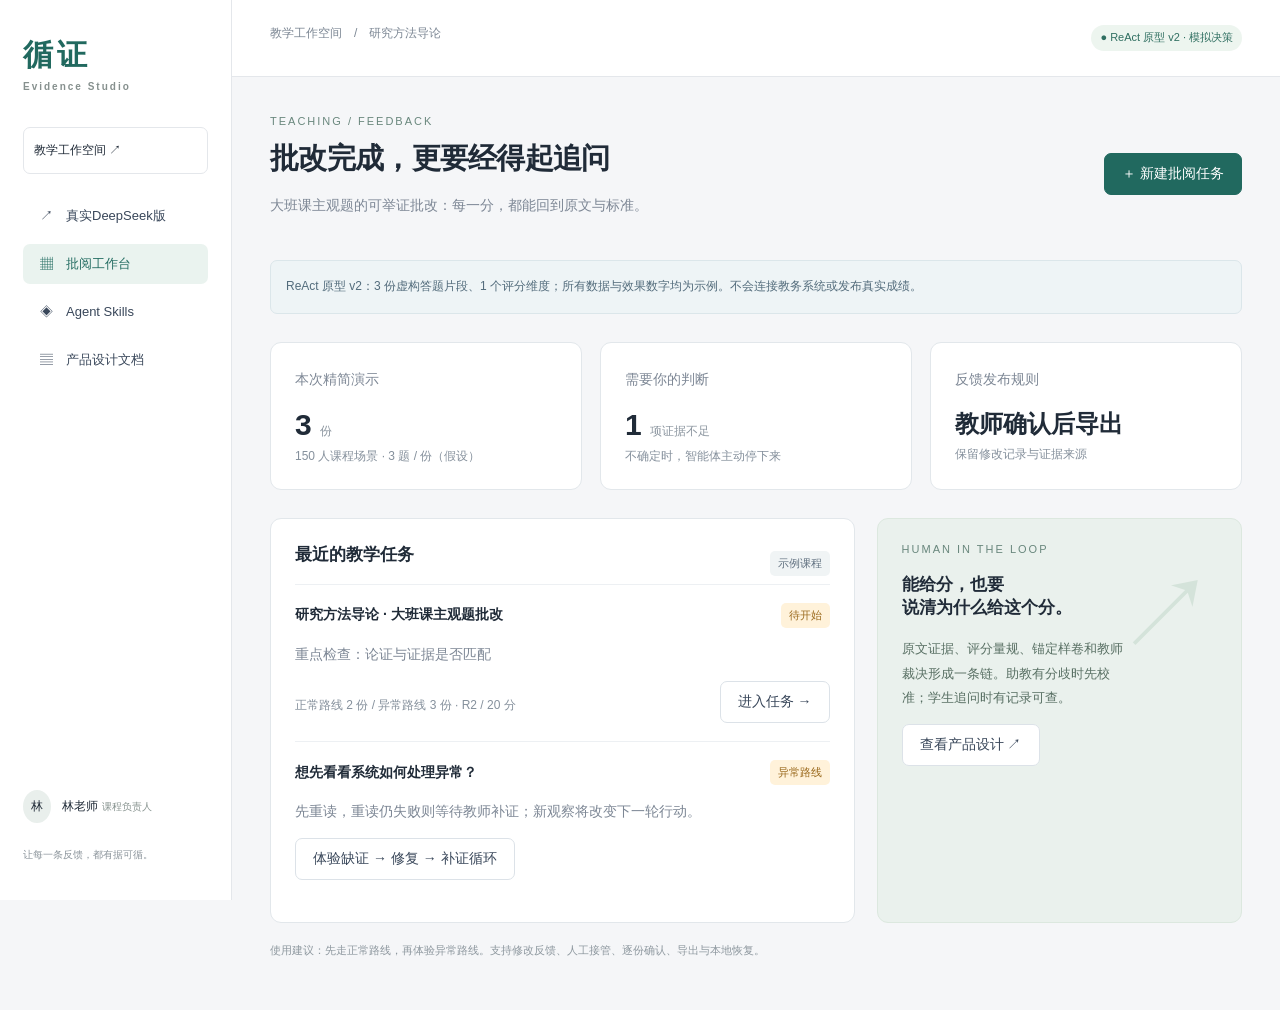
<file: index.html>
<!doctype html><html lang="zh-CN"><meta charset="utf-8"><meta name="viewport" content="width=device-width, initial-scale=1"><title>循证 · 可举证批改工作台</title><link rel="stylesheet" href="style.css"><body><aside><a class="brand" href="./">循证<span>Evidence Studio</span></a><div class="workspace">教学工作空间 ↗</div><nav><button onclick="location.href='docs/live-setup.html'">↗　真实DeepSeek版</button><button class="active" onclick="home()">▦　批阅工作台</button><button onclick="showSkills()">◈　Agent Skills</button><button onclick="showDocs()">▤　产品设计文档</button></nav><div class="sidebottom"><span class="avatar">林</span> 林老师 <small>课程负责人</small><p>让每一条反馈，都有据可循。</p></div></aside><main><header><span>教学工作空间　/　研究方法导论</span><span class="pill">● ReAct 原型 v2 · 模拟决策</span></header><div id="app"></div></main><div id="toast" role="status"></div><script src="agent.js"></script><script src="agent-ui.js"></script><script src="app.js"></script></body></html>
</file>
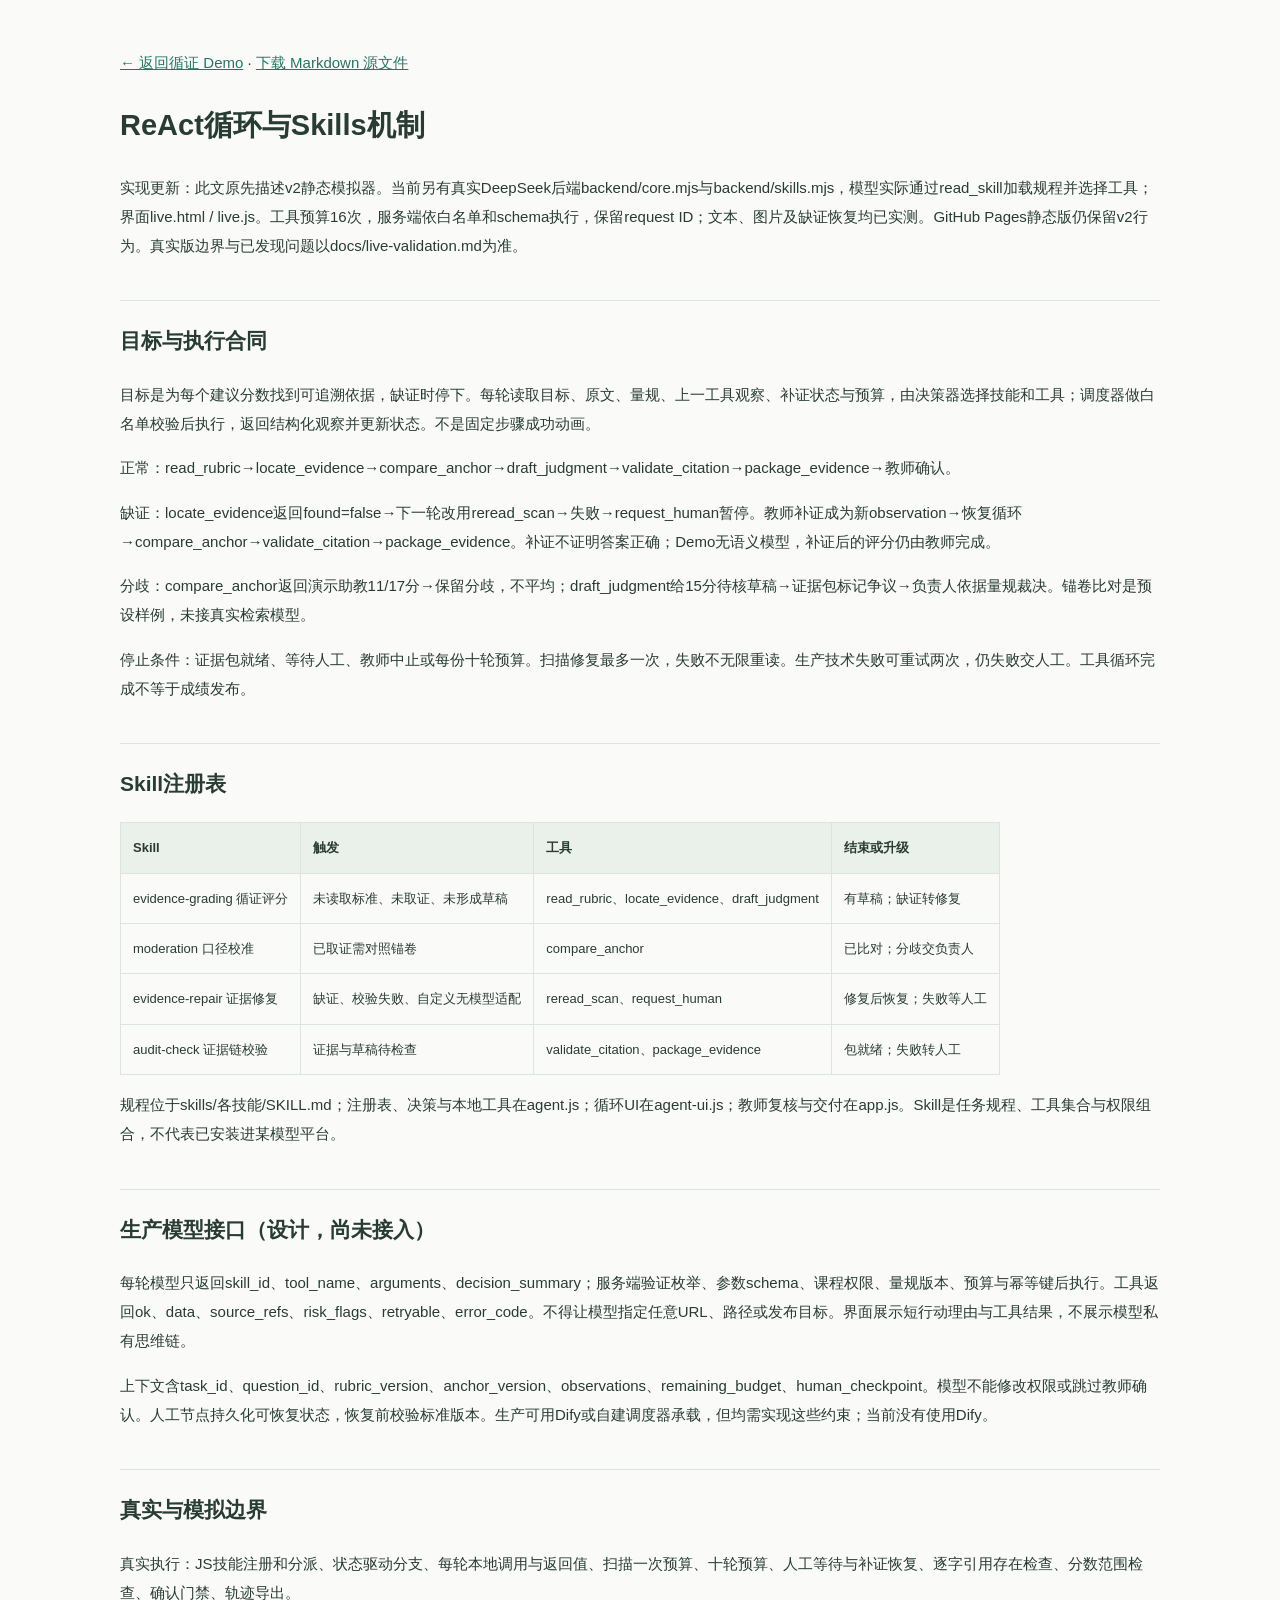
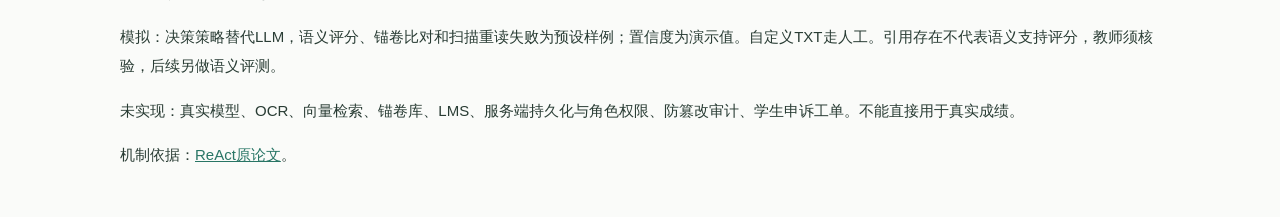
<file: docs/agent-design.html>
<!doctype html><html lang="zh-CN"><meta charset="utf-8"><meta name="viewport" content="width=device-width,initial-scale=1"><title>循证 · 产品文档</title><style>body{max-width:1040px;margin:48px auto;padding:0 28px;background:#fafbf9;color:#293c34;font:15px/1.95 "Microsoft YaHei",sans-serif}h1{font-size:29px}h2{margin-top:40px;border-top:1px solid #dbe4dd;padding-top:20px;font-size:21px}a{color:#287565}.table{overflow:auto}table{border-collapse:collapse;font-size:13px;min-width:650px}td{border:1px solid #dbe4dd;padding:12px;vertical-align:top}tr:first-child{background:#eaf1eb;font-weight:bold}@media print{body{margin:0;background:white;font-size:11px}h2{break-after:avoid}tr{break-inside:avoid}}</style><a href="../index.html">← 返回循证 Demo</a> · <a href="agent-design.md">下载 Markdown 源文件</a><h1>ReAct循环与Skills机制</h1><p>实现更新：此文原先描述v2静态模拟器。当前另有真实DeepSeek后端backend/core.mjs与backend/skills.mjs，模型实际通过read_skill加载规程并选择工具；界面live.html / live.js。工具预算16次，服务端依白名单和schema执行，保留request ID；文本、图片及缺证恢复均已实测。GitHub Pages静态版仍保留v2行为。真实版边界与已发现问题以docs/live-validation.md为准。</p><h2>目标与执行合同</h2><p>目标是为每个建议分数找到可追溯依据，缺证时停下。每轮读取目标、原文、量规、上一工具观察、补证状态与预算，由决策器选择技能和工具；调度器做白名单校验后执行，返回结构化观察并更新状态。不是固定步骤成功动画。</p><p>正常：read_rubric→locate_evidence→compare_anchor→draft_judgment→validate_citation→package_evidence→教师确认。</p><p>缺证：locate_evidence返回found=false→下一轮改用reread_scan→失败→request_human暂停。教师补证成为新observation→恢复循环→compare_anchor→validate_citation→package_evidence。补证不证明答案正确；Demo无语义模型，补证后的评分仍由教师完成。</p><p>分歧：compare_anchor返回演示助教11/17分→保留分歧，不平均；draft_judgment给15分待核草稿→证据包标记争议→负责人依据量规裁决。锚卷比对是预设样例，未接真实检索模型。</p><p>停止条件：证据包就绪、等待人工、教师中止或每份十轮预算。扫描修复最多一次，失败不无限重读。生产技术失败可重试两次，仍失败交人工。工具循环完成不等于成绩发布。</p><h2>Skill注册表</h2><div class="table"><table><tr><td>Skill</td><td>触发</td><td>工具</td><td>结束或升级</td></tr><tr><td>evidence-grading 循证评分</td><td>未读取标准、未取证、未形成草稿</td><td>read_rubric、locate_evidence、draft_judgment</td><td>有草稿；缺证转修复</td></tr><tr><td>moderation 口径校准</td><td>已取证需对照锚卷</td><td>compare_anchor</td><td>已比对；分歧交负责人</td></tr><tr><td>evidence-repair 证据修复</td><td>缺证、校验失败、自定义无模型适配</td><td>reread_scan、request_human</td><td>修复后恢复；失败等人工</td></tr><tr><td>audit-check 证据链校验</td><td>证据与草稿待检查</td><td>validate_citation、package_evidence</td><td>包就绪；失败转人工</td></tr></table></div><p>规程位于skills/各技能/SKILL.md；注册表、决策与本地工具在agent.js；循环UI在agent-ui.js；教师复核与交付在app.js。Skill是任务规程、工具集合与权限组合，不代表已安装进某模型平台。</p><h2>生产模型接口（设计，尚未接入）</h2><p>每轮模型只返回skill_id、tool_name、arguments、decision_summary；服务端验证枚举、参数schema、课程权限、量规版本、预算与幂等键后执行。工具返回ok、data、source_refs、risk_flags、retryable、error_code。不得让模型指定任意URL、路径或发布目标。界面展示短行动理由与工具结果，不展示模型私有思维链。</p><p>上下文含task_id、question_id、rubric_version、anchor_version、observations、remaining_budget、human_checkpoint。模型不能修改权限或跳过教师确认。人工节点持久化可恢复状态，恢复前校验标准版本。生产可用Dify或自建调度器承载，但均需实现这些约束；当前没有使用Dify。</p><h2>真实与模拟边界</h2><p>真实执行：JS技能注册和分派、状态驱动分支、每轮本地调用与返回值、扫描一次预算、十轮预算、人工等待与补证恢复、逐字引用存在检查、分数范围检查、确认门禁、轨迹导出。</p><p>模拟：决策策略替代LLM，语义评分、锚卷比对和扫描重读失败为预设样例；置信度为演示值。自定义TXT走人工。引用存在不代表语义支持评分，教师须核验，后续另做语义评测。</p><p>未实现：真实模型、OCR、向量检索、锚卷库、LMS、服务端持久化与角色权限、防篡改审计、学生申诉工单。不能直接用于真实成绩。</p><p>机制依据：<a href="https://arxiv.org/abs/2210.03629">ReAct原论文</a>。</p></html>
</file>
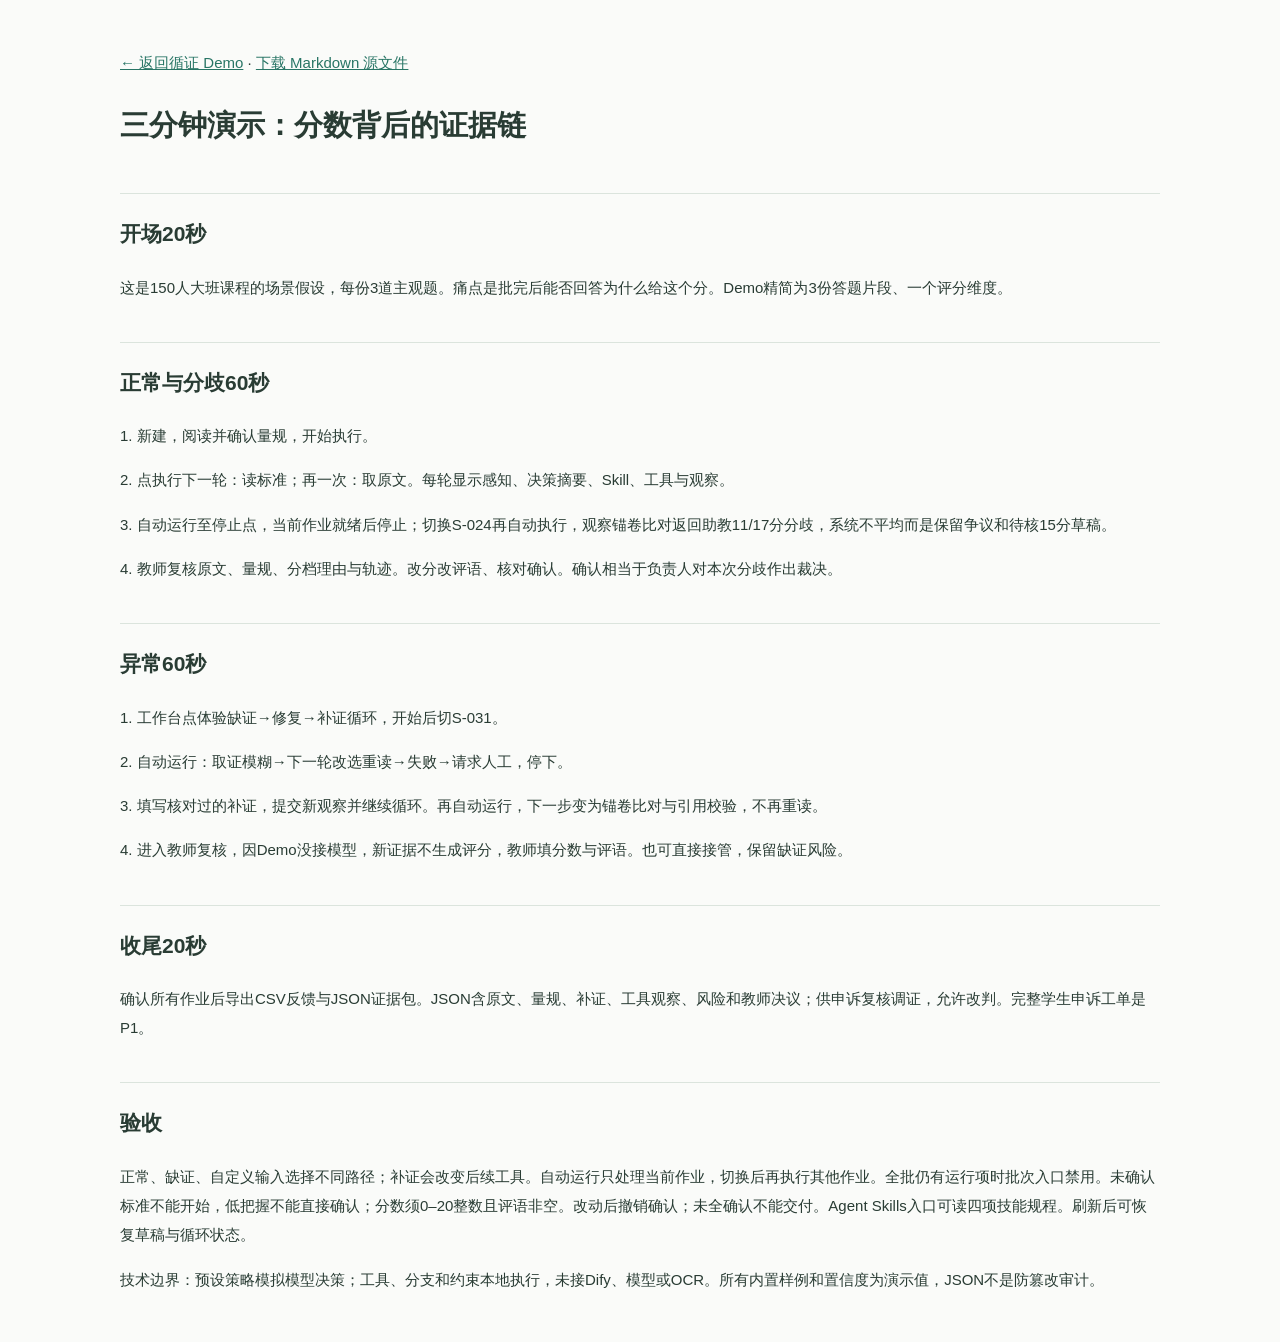
<file: docs/demo-guide.html>
<!doctype html><html lang="zh-CN"><meta charset="utf-8"><meta name="viewport" content="width=device-width,initial-scale=1"><title>循证 · 产品文档</title><style>body{max-width:1040px;margin:48px auto;padding:0 28px;background:#fafbf9;color:#293c34;font:15px/1.95 "Microsoft YaHei",sans-serif}h1{font-size:29px}h2{margin-top:40px;border-top:1px solid #dbe4dd;padding-top:20px;font-size:21px}a{color:#287565}.table{overflow:auto}table{border-collapse:collapse;font-size:13px;min-width:650px}td{border:1px solid #dbe4dd;padding:12px;vertical-align:top}tr:first-child{background:#eaf1eb;font-weight:bold}@media print{body{margin:0;background:white;font-size:11px}h2{break-after:avoid}tr{break-inside:avoid}}</style><a href="../index.html">← 返回循证 Demo</a> · <a href="demo-guide.md">下载 Markdown 源文件</a><h1>三分钟演示：分数背后的证据链</h1><h2>开场20秒</h2><p>这是150人大班课程的场景假设，每份3道主观题。痛点是批完后能否回答为什么给这个分。Demo精简为3份答题片段、一个评分维度。</p><h2>正常与分歧60秒</h2><p>1. 新建，阅读并确认量规，开始执行。</p><p>2. 点执行下一轮：读标准；再一次：取原文。每轮显示感知、决策摘要、Skill、工具与观察。</p><p>3. 自动运行至停止点，当前作业就绪后停止；切换S-024再自动执行，观察锚卷比对返回助教11/17分分歧，系统不平均而是保留争议和待核15分草稿。</p><p>4. 教师复核原文、量规、分档理由与轨迹。改分改评语、核对确认。确认相当于负责人对本次分歧作出裁决。</p><h2>异常60秒</h2><p>1. 工作台点体验缺证→修复→补证循环，开始后切S-031。</p><p>2. 自动运行：取证模糊→下一轮改选重读→失败→请求人工，停下。</p><p>3. 填写核对过的补证，提交新观察并继续循环。再自动运行，下一步变为锚卷比对与引用校验，不再重读。</p><p>4. 进入教师复核，因Demo没接模型，新证据不生成评分，教师填分数与评语。也可直接接管，保留缺证风险。</p><h2>收尾20秒</h2><p>确认所有作业后导出CSV反馈与JSON证据包。JSON含原文、量规、补证、工具观察、风险和教师决议；供申诉复核调证，允许改判。完整学生申诉工单是P1。</p><h2>验收</h2><p>正常、缺证、自定义输入选择不同路径；补证会改变后续工具。自动运行只处理当前作业，切换后再执行其他作业。全批仍有运行项时批次入口禁用。未确认标准不能开始，低把握不能直接确认；分数须0–20整数且评语非空。改动后撤销确认；未全确认不能交付。Agent Skills入口可读四项技能规程。刷新后可恢复草稿与循环状态。</p><p>技术边界：预设策略模拟模型决策；工具、分支和约束本地执行，未接Dify、模型或OCR。所有内置样例和置信度为演示值，JSON不是防篡改审计。</p></html>
</file>
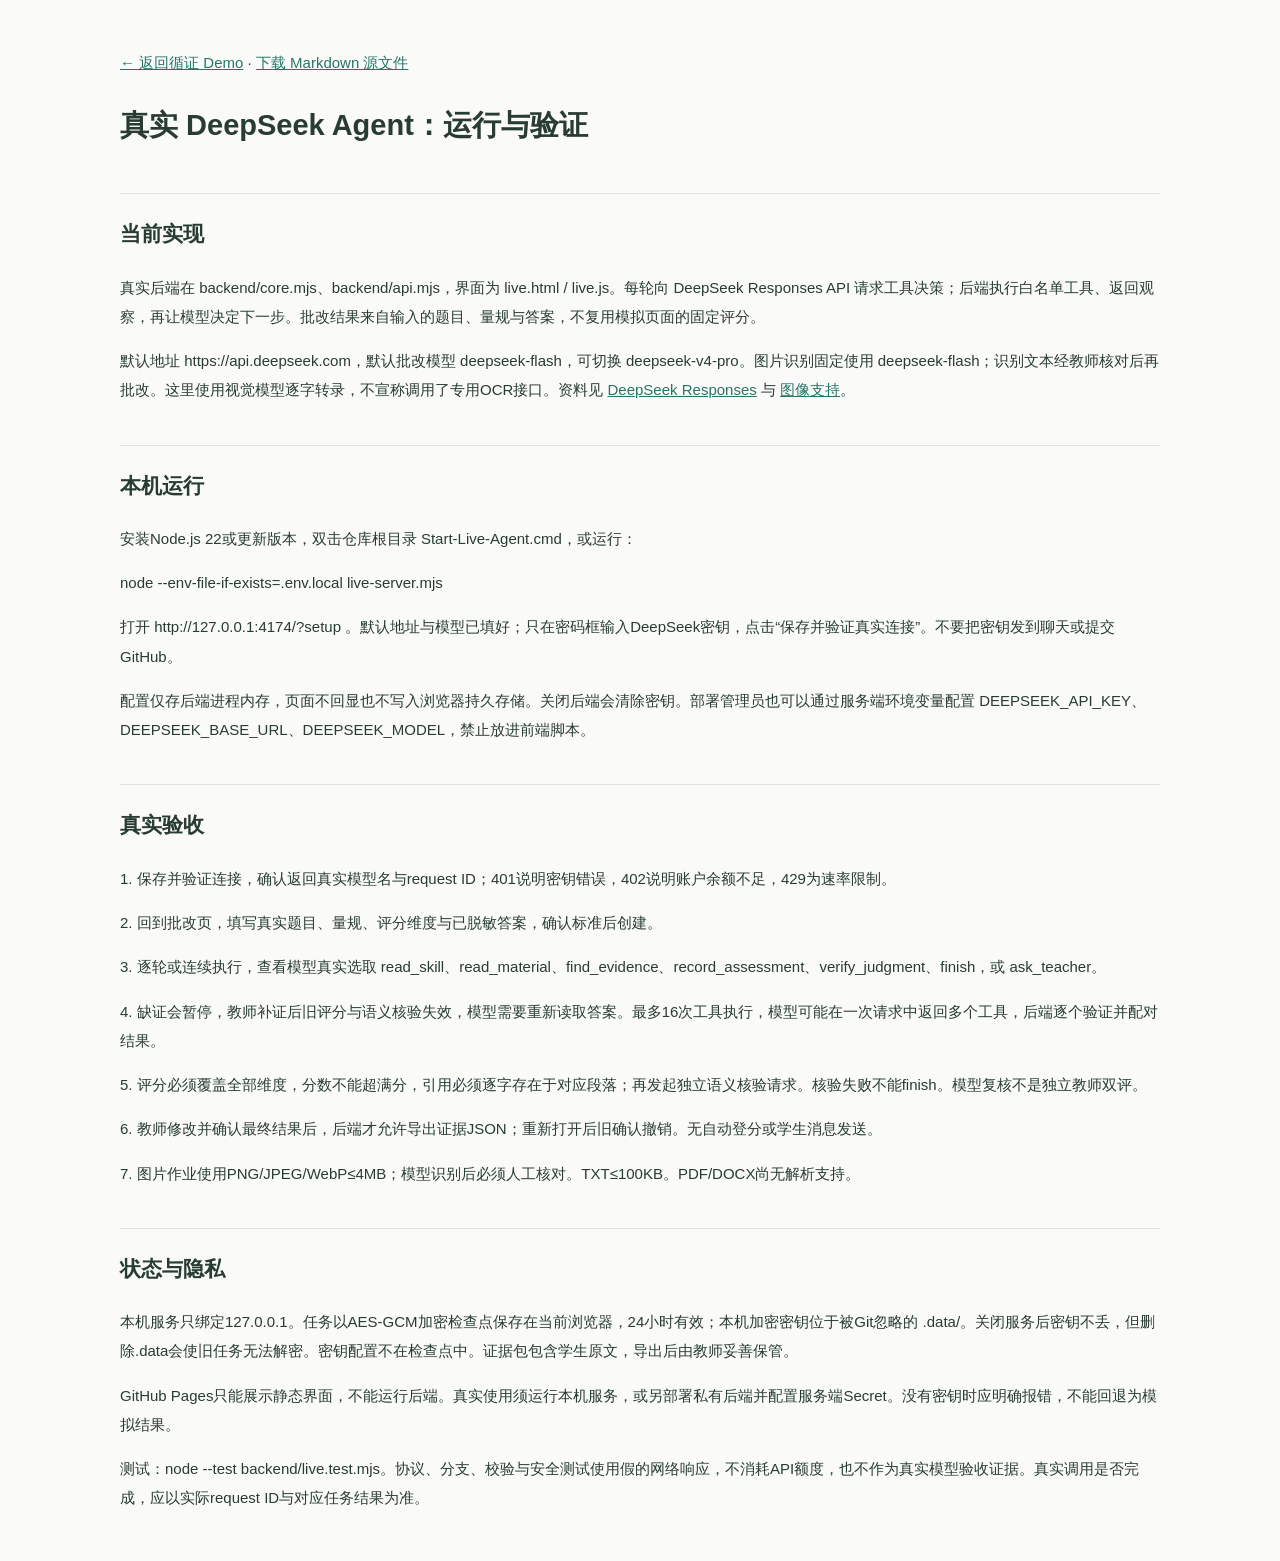
<file: docs/live-setup.html>
<!doctype html><html lang="zh-CN"><meta charset="utf-8"><meta name="viewport" content="width=device-width,initial-scale=1"><title>循证 · 产品文档</title><style>body{max-width:1040px;margin:48px auto;padding:0 28px;background:#fafbf9;color:#293c34;font:15px/1.95 "Microsoft YaHei",sans-serif}h1{font-size:29px}h2{margin-top:40px;border-top:1px solid #dbe4dd;padding-top:20px;font-size:21px}a{color:#287565}.table{overflow:auto}table{border-collapse:collapse;font-size:13px;min-width:650px}td{border:1px solid #dbe4dd;padding:12px;vertical-align:top}tr:first-child{background:#eaf1eb;font-weight:bold}@media print{body{margin:0;background:white;font-size:11px}h2{break-after:avoid}tr{break-inside:avoid}}</style><a href="../index.html">← 返回循证 Demo</a> · <a href="live-setup.md">下载 Markdown 源文件</a><h1>真实 DeepSeek Agent：运行与验证</h1><h2>当前实现</h2><p>真实后端在 backend/core.mjs、backend/api.mjs，界面为 live.html / live.js。每轮向 DeepSeek Responses API 请求工具决策；后端执行白名单工具、返回观察，再让模型决定下一步。批改结果来自输入的题目、量规与答案，不复用模拟页面的固定评分。</p><p>默认地址 https://api.deepseek.com，默认批改模型 deepseek-flash，可切换 deepseek-v4-pro。图片识别固定使用 deepseek-flash；识别文本经教师核对后再批改。这里使用视觉模型逐字转录，不宣称调用了专用OCR接口。资料见 <a href="https://api-docs.deepseek.com/guides/responses_api/">DeepSeek Responses</a> 与 <a href="https://api-docs.deepseek.com/guides/vision/">图像支持</a>。</p><h2>本机运行</h2><p>安装Node.js 22或更新版本，双击仓库根目录 Start-Live-Agent.cmd，或运行：</p><p>    node --env-file-if-exists=.env.local live-server.mjs</p><p>打开 http://127.0.0.1:4174/?setup 。默认地址与模型已填好；只在密码框输入DeepSeek密钥，点击“保存并验证真实连接”。不要把密钥发到聊天或提交GitHub。</p><p>配置仅存后端进程内存，页面不回显也不写入浏览器持久存储。关闭后端会清除密钥。部署管理员也可以通过服务端环境变量配置 DEEPSEEK_API_KEY、DEEPSEEK_BASE_URL、DEEPSEEK_MODEL，禁止放进前端脚本。</p><h2>真实验收</h2><p>1. 保存并验证连接，确认返回真实模型名与request ID；401说明密钥错误，402说明账户余额不足，429为速率限制。</p><p>2. 回到批改页，填写真实题目、量规、评分维度与已脱敏答案，确认标准后创建。</p><p>3. 逐轮或连续执行，查看模型真实选取 read_skill、read_material、find_evidence、record_assessment、verify_judgment、finish，或 ask_teacher。</p><p>4. 缺证会暂停，教师补证后旧评分与语义核验失效，模型需要重新读取答案。最多16次工具执行，模型可能在一次请求中返回多个工具，后端逐个验证并配对结果。</p><p>5. 评分必须覆盖全部维度，分数不能超满分，引用必须逐字存在于对应段落；再发起独立语义核验请求。核验失败不能finish。模型复核不是独立教师双评。</p><p>6. 教师修改并确认最终结果后，后端才允许导出证据JSON；重新打开后旧确认撤销。无自动登分或学生消息发送。</p><p>7. 图片作业使用PNG/JPEG/WebP≤4MB；模型识别后必须人工核对。TXT≤100KB。PDF/DOCX尚无解析支持。</p><h2>状态与隐私</h2><p>本机服务只绑定127.0.0.1。任务以AES-GCM加密检查点保存在当前浏览器，24小时有效；本机加密密钥位于被Git忽略的 .data/。关闭服务后密钥不丢，但删除.data会使旧任务无法解密。密钥配置不在检查点中。证据包包含学生原文，导出后由教师妥善保管。</p><p>GitHub Pages只能展示静态界面，不能运行后端。真实使用须运行本机服务，或另部署私有后端并配置服务端Secret。没有密钥时应明确报错，不能回退为模拟结果。</p><p>测试：node --test backend/live.test.mjs。协议、分支、校验与安全测试使用假的网络响应，不消耗API额度，也不作为真实模型验收证据。真实调用是否完成，应以实际request ID与对应任务结果为准。</p></html>
</file>
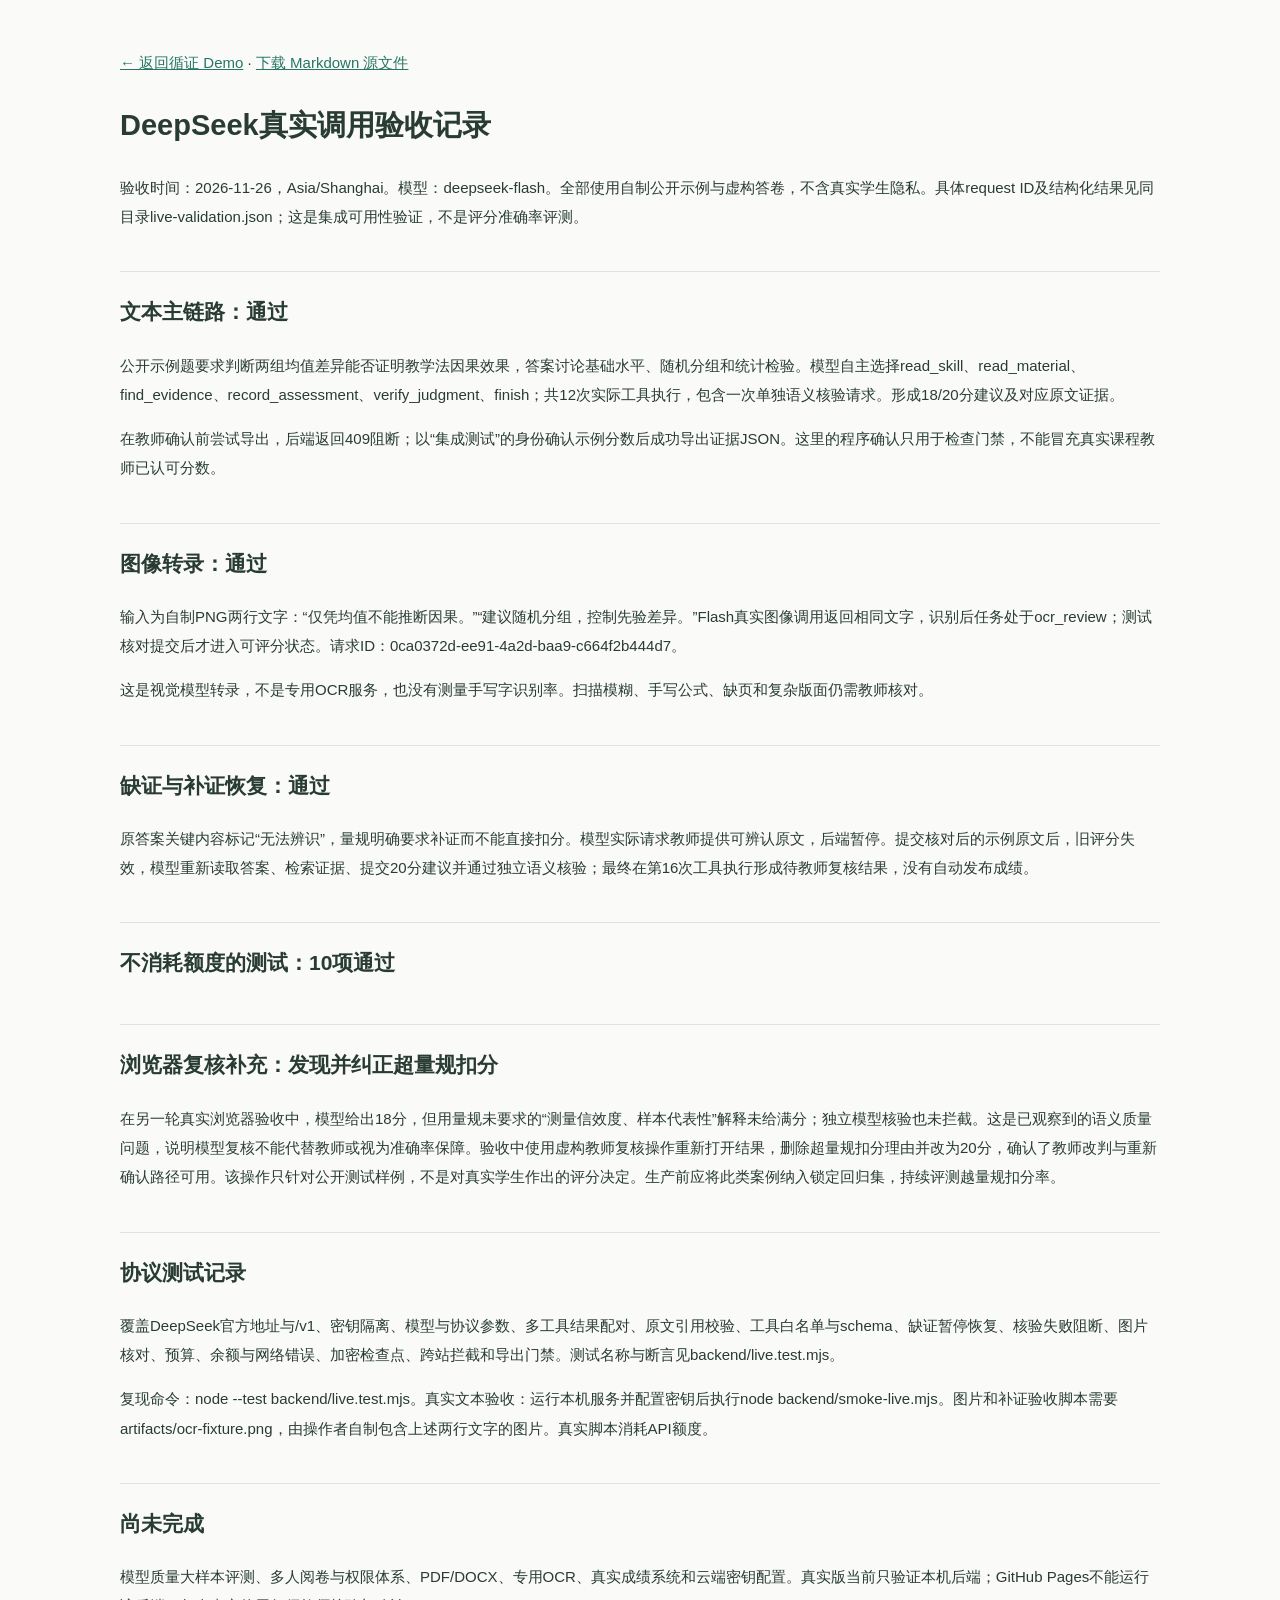
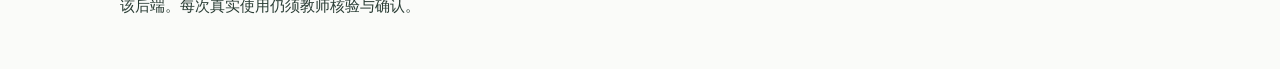
<file: docs/live-validation.html>
<!doctype html><html lang="zh-CN"><meta charset="utf-8"><meta name="viewport" content="width=device-width,initial-scale=1"><title>循证 · 产品文档</title><style>body{max-width:1040px;margin:48px auto;padding:0 28px;background:#fafbf9;color:#293c34;font:15px/1.95 "Microsoft YaHei",sans-serif}h1{font-size:29px}h2{margin-top:40px;border-top:1px solid #dbe4dd;padding-top:20px;font-size:21px}a{color:#287565}.table{overflow:auto}table{border-collapse:collapse;font-size:13px;min-width:650px}td{border:1px solid #dbe4dd;padding:12px;vertical-align:top}tr:first-child{background:#eaf1eb;font-weight:bold}@media print{body{margin:0;background:white;font-size:11px}h2{break-after:avoid}tr{break-inside:avoid}}</style><a href="../index.html">← 返回循证 Demo</a> · <a href="live-validation.md">下载 Markdown 源文件</a><h1>DeepSeek真实调用验收记录</h1><p>验收时间：2026-11-26，Asia/Shanghai。模型：deepseek-flash。全部使用自制公开示例与虚构答卷，不含真实学生隐私。具体request ID及结构化结果见同目录live-validation.json；这是集成可用性验证，不是评分准确率评测。</p><h2>文本主链路：通过</h2><p>公开示例题要求判断两组均值差异能否证明教学法因果效果，答案讨论基础水平、随机分组和统计检验。模型自主选择read_skill、read_material、find_evidence、record_assessment、verify_judgment、finish；共12次实际工具执行，包含一次单独语义核验请求。形成18/20分建议及对应原文证据。</p><p>在教师确认前尝试导出，后端返回409阻断；以“集成测试”的身份确认示例分数后成功导出证据JSON。这里的程序确认只用于检查门禁，不能冒充真实课程教师已认可分数。</p><h2>图像转录：通过</h2><p>输入为自制PNG两行文字：“仅凭均值不能推断因果。”“建议随机分组，控制先验差异。”Flash真实图像调用返回相同文字，识别后任务处于ocr_review；测试核对提交后才进入可评分状态。请求ID：0ca0372d-ee91-4a2d-baa9-c664f2b444d7。</p><p>这是视觉模型转录，不是专用OCR服务，也没有测量手写字识别率。扫描模糊、手写公式、缺页和复杂版面仍需教师核对。</p><h2>缺证与补证恢复：通过</h2><p>原答案关键内容标记“无法辨识”，量规明确要求补证而不能直接扣分。模型实际请求教师提供可辨认原文，后端暂停。提交核对后的示例原文后，旧评分失效，模型重新读取答案、检索证据、提交20分建议并通过独立语义核验；最终在第16次工具执行形成待教师复核结果，没有自动发布成绩。</p><h2>不消耗额度的测试：10项通过</h2><h2>浏览器复核补充：发现并纠正超量规扣分</h2><p>在另一轮真实浏览器验收中，模型给出18分，但用量规未要求的“测量信效度、样本代表性”解释未给满分；独立模型核验也未拦截。这是已观察到的语义质量问题，说明模型复核不能代替教师或视为准确率保障。验收中使用虚构教师复核操作重新打开结果，删除超量规扣分理由并改为20分，确认了教师改判与重新确认路径可用。该操作只针对公开测试样例，不是对真实学生作出的评分决定。生产前应将此类案例纳入锁定回归集，持续评测越量规扣分率。</p><h2>协议测试记录</h2><p>覆盖DeepSeek官方地址与/v1、密钥隔离、模型与协议参数、多工具结果配对、原文引用校验、工具白名单与schema、缺证暂停恢复、核验失败阻断、图片核对、预算、余额与网络错误、加密检查点、跨站拦截和导出门禁。测试名称与断言见backend/live.test.mjs。</p><p>复现命令：node --test backend/live.test.mjs。真实文本验收：运行本机服务并配置密钥后执行node backend/smoke-live.mjs。图片和补证验收脚本需要artifacts/ocr-fixture.png，由操作者自制包含上述两行文字的图片。真实脚本消耗API额度。</p><h2>尚未完成</h2><p>模型质量大样本评测、多人阅卷与权限体系、PDF/DOCX、专用OCR、真实成绩系统和云端密钥配置。真实版当前只验证本机后端；GitHub Pages不能运行该后端。每次真实使用仍须教师核验与确认。</p></html>
</file>
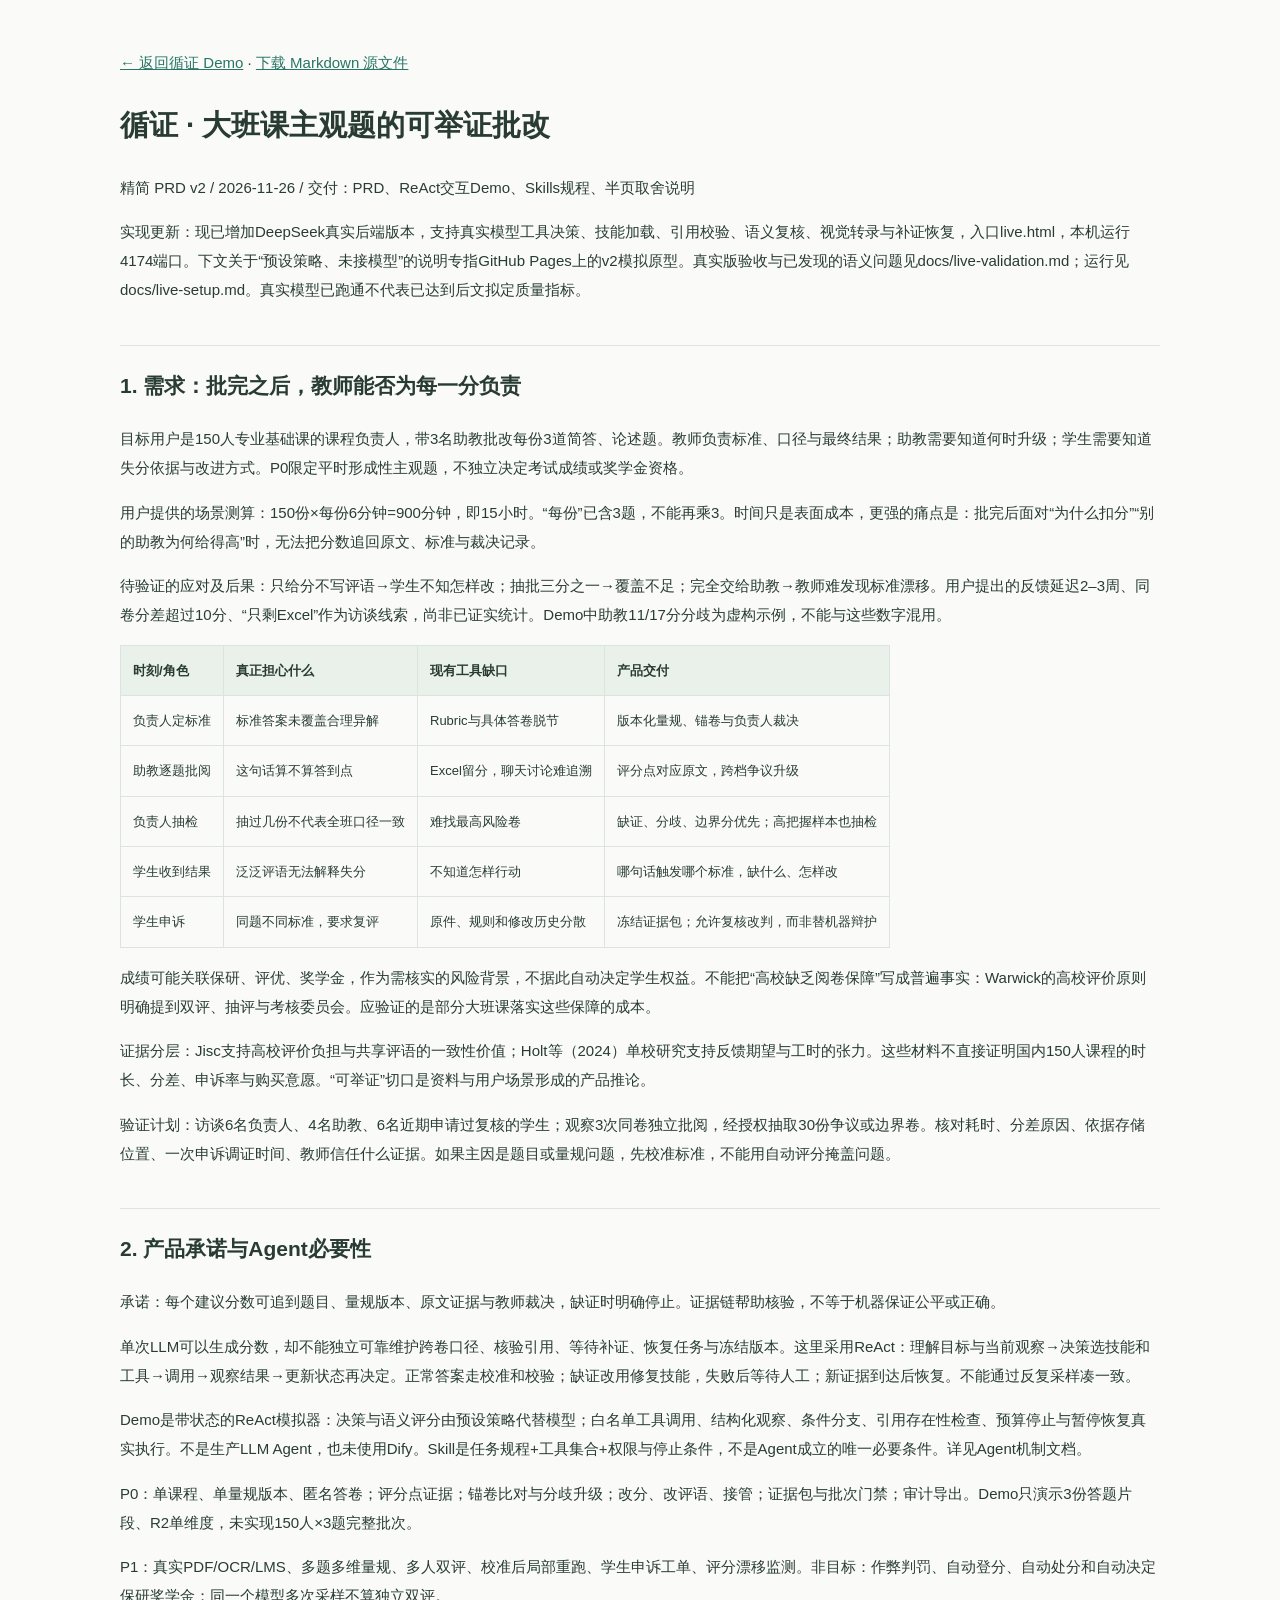
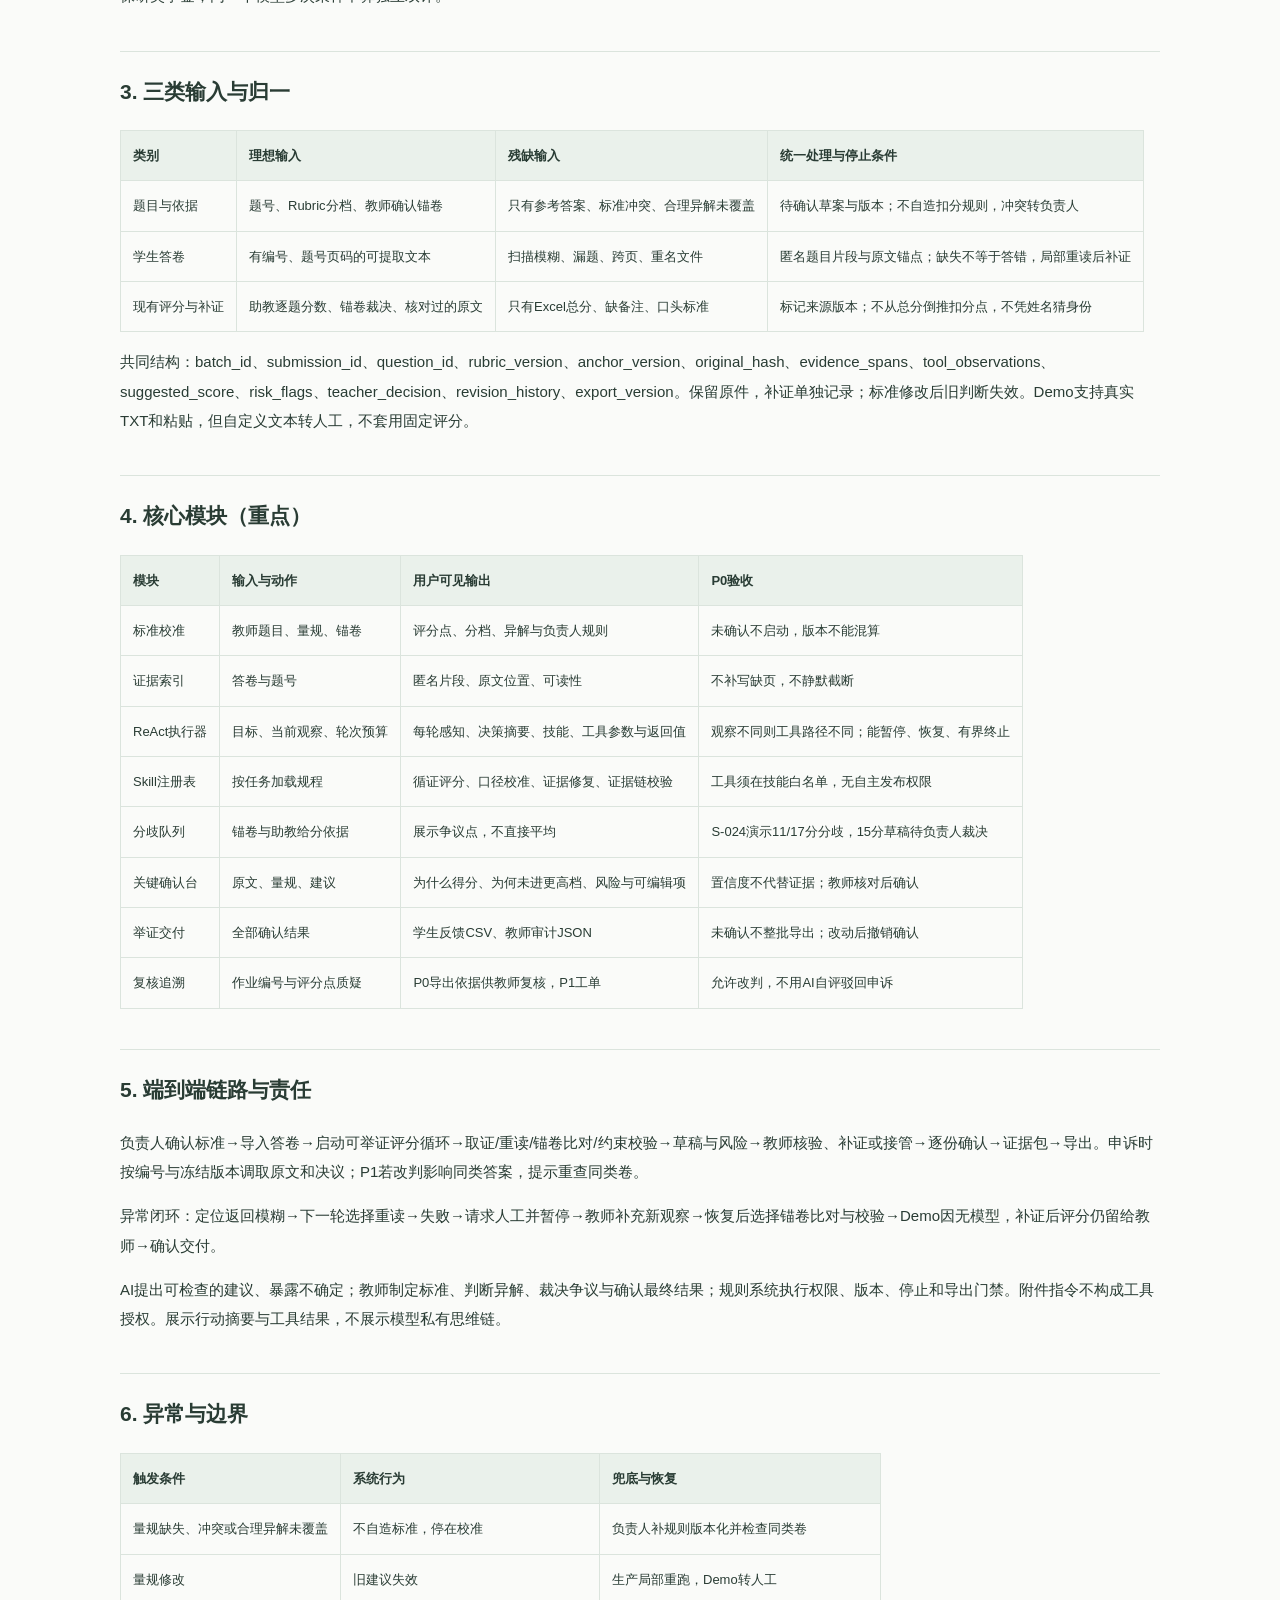
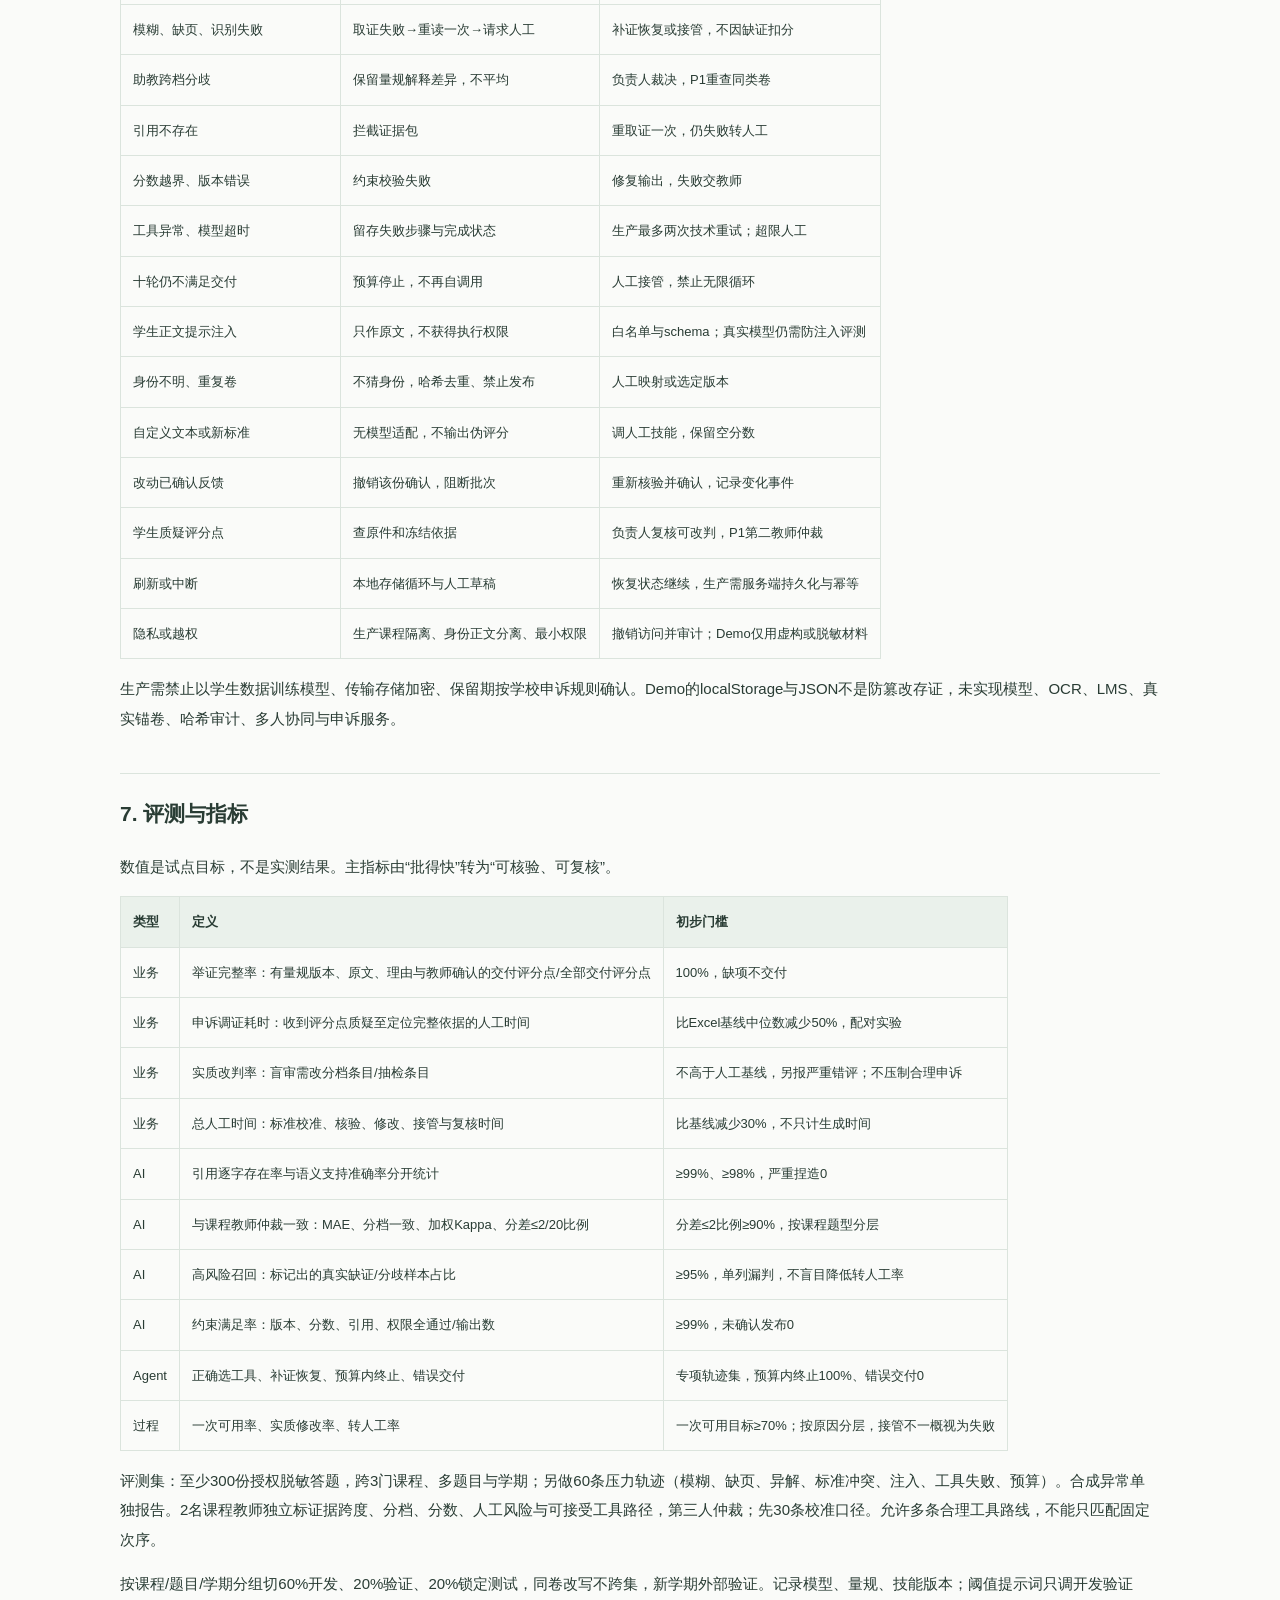
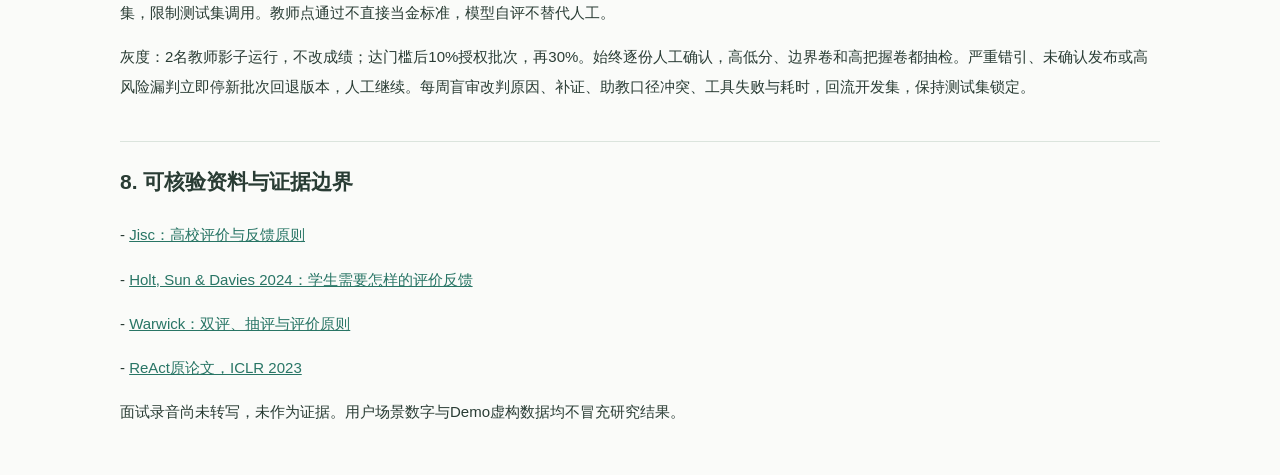
<file: docs/PRD.html>
<!doctype html><html lang="zh-CN"><meta charset="utf-8"><meta name="viewport" content="width=device-width,initial-scale=1"><title>循证 · 产品文档</title><style>body{max-width:1040px;margin:48px auto;padding:0 28px;background:#fafbf9;color:#293c34;font:15px/1.95 "Microsoft YaHei",sans-serif}h1{font-size:29px}h2{margin-top:40px;border-top:1px solid #dbe4dd;padding-top:20px;font-size:21px}a{color:#287565}.table{overflow:auto}table{border-collapse:collapse;font-size:13px;min-width:650px}td{border:1px solid #dbe4dd;padding:12px;vertical-align:top}tr:first-child{background:#eaf1eb;font-weight:bold}@media print{body{margin:0;background:white;font-size:11px}h2{break-after:avoid}tr{break-inside:avoid}}</style><a href="../index.html">← 返回循证 Demo</a> · <a href="PRD.md">下载 Markdown 源文件</a><h1>循证 · 大班课主观题的可举证批改</h1><p>精简 PRD v2 / 2026-11-26 / 交付：PRD、ReAct交互Demo、Skills规程、半页取舍说明</p><p>实现更新：现已增加DeepSeek真实后端版本，支持真实模型工具决策、技能加载、引用校验、语义复核、视觉转录与补证恢复，入口live.html，本机运行4174端口。下文关于“预设策略、未接模型”的说明专指GitHub Pages上的v2模拟原型。真实版验收与已发现的语义问题见docs/live-validation.md；运行见docs/live-setup.md。真实模型已跑通不代表已达到后文拟定质量指标。</p><h2>1. 需求：批完之后，教师能否为每一分负责</h2><p>目标用户是150人专业基础课的课程负责人，带3名助教批改每份3道简答、论述题。教师负责标准、口径与最终结果；助教需要知道何时升级；学生需要知道失分依据与改进方式。P0限定平时形成性主观题，不独立决定考试成绩或奖学金资格。</p><p>用户提供的场景测算：150份×每份6分钟=900分钟，即15小时。“每份”已含3题，不能再乘3。时间只是表面成本，更强的痛点是：批完后面对“为什么扣分”“别的助教为何给得高”时，无法把分数追回原文、标准与裁决记录。</p><p>待验证的应对及后果：只给分不写评语→学生不知怎样改；抽批三分之一→覆盖不足；完全交给助教→教师难发现标准漂移。用户提出的反馈延迟2–3周、同卷分差超过10分、“只剩Excel”作为访谈线索，尚非已证实统计。Demo中助教11/17分分歧为虚构示例，不能与这些数字混用。</p><div class="table"><table><tr><td>时刻/角色</td><td>真正担心什么</td><td>现有工具缺口</td><td>产品交付</td></tr><tr><td>负责人定标准</td><td>标准答案未覆盖合理异解</td><td>Rubric与具体答卷脱节</td><td>版本化量规、锚卷与负责人裁决</td></tr><tr><td>助教逐题批阅</td><td>这句话算不算答到点</td><td>Excel留分，聊天讨论难追溯</td><td>评分点对应原文，跨档争议升级</td></tr><tr><td>负责人抽检</td><td>抽过几份不代表全班口径一致</td><td>难找最高风险卷</td><td>缺证、分歧、边界分优先；高把握样本也抽检</td></tr><tr><td>学生收到结果</td><td>泛泛评语无法解释失分</td><td>不知道怎样行动</td><td>哪句话触发哪个标准，缺什么、怎样改</td></tr><tr><td>学生申诉</td><td>同题不同标准，要求复评</td><td>原件、规则和修改历史分散</td><td>冻结证据包；允许复核改判，而非替机器辩护</td></tr></table></div><p>成绩可能关联保研、评优、奖学金，作为需核实的风险背景，不据此自动决定学生权益。不能把“高校缺乏阅卷保障”写成普遍事实：Warwick的高校评价原则明确提到双评、抽评与考核委员会。应验证的是部分大班课落实这些保障的成本。</p><p>证据分层：Jisc支持高校评价负担与共享评语的一致性价值；Holt等（2024）单校研究支持反馈期望与工时的张力。这些材料不直接证明国内150人课程的时长、分差、申诉率与购买意愿。“可举证”切口是资料与用户场景形成的产品推论。</p><p>验证计划：访谈6名负责人、4名助教、6名近期申请过复核的学生；观察3次同卷独立批阅，经授权抽取30份争议或边界卷。核对耗时、分差原因、依据存储位置、一次申诉调证时间、教师信任什么证据。如果主因是题目或量规问题，先校准标准，不能用自动评分掩盖问题。</p><h2>2. 产品承诺与Agent必要性</h2><p>承诺：每个建议分数可追到题目、量规版本、原文证据与教师裁决，缺证时明确停止。证据链帮助核验，不等于机器保证公平或正确。</p><p>单次LLM可以生成分数，却不能独立可靠维护跨卷口径、核验引用、等待补证、恢复任务与冻结版本。这里采用ReAct：理解目标与当前观察→决策选技能和工具→调用→观察结果→更新状态再决定。正常答案走校准和校验；缺证改用修复技能，失败后等待人工；新证据到达后恢复。不能通过反复采样凑一致。</p><p>Demo是带状态的ReAct模拟器：决策与语义评分由预设策略代替模型；白名单工具调用、结构化观察、条件分支、引用存在性检查、预算停止与暂停恢复真实执行。不是生产LLM Agent，也未使用Dify。Skill是任务规程+工具集合+权限与停止条件，不是Agent成立的唯一必要条件。详见Agent机制文档。</p><p>P0：单课程、单量规版本、匿名答卷；评分点证据；锚卷比对与分歧升级；改分、改评语、接管；证据包与批次门禁；审计导出。Demo只演示3份答题片段、R2单维度，未实现150人×3题完整批次。</p><p>P1：真实PDF/OCR/LMS、多题多维量规、多人双评、校准后局部重跑、学生申诉工单、评分漂移监测。非目标：作弊判罚、自动登分、自动处分和自动决定保研奖学金；同一个模型多次采样不算独立双评。</p><h2>3. 三类输入与归一</h2><div class="table"><table><tr><td>类别</td><td>理想输入</td><td>残缺输入</td><td>统一处理与停止条件</td></tr><tr><td>题目与依据</td><td>题号、Rubric分档、教师确认锚卷</td><td>只有参考答案、标准冲突、合理异解未覆盖</td><td>待确认草案与版本；不自造扣分规则，冲突转负责人</td></tr><tr><td>学生答卷</td><td>有编号、题号页码的可提取文本</td><td>扫描模糊、漏题、跨页、重名文件</td><td>匿名题目片段与原文锚点；缺失不等于答错，局部重读后补证</td></tr><tr><td>现有评分与补证</td><td>助教逐题分数、锚卷裁决、核对过的原文</td><td>只有Excel总分、缺备注、口头标准</td><td>标记来源版本；不从总分倒推扣分点，不凭姓名猜身份</td></tr></table></div><p>共同结构：batch_id、submission_id、question_id、rubric_version、anchor_version、original_hash、evidence_spans、tool_observations、suggested_score、risk_flags、teacher_decision、revision_history、export_version。保留原件，补证单独记录；标准修改后旧判断失效。Demo支持真实TXT和粘贴，但自定义文本转人工，不套用固定评分。</p><h2>4. 核心模块（重点）</h2><div class="table"><table><tr><td>模块</td><td>输入与动作</td><td>用户可见输出</td><td>P0验收</td></tr><tr><td>标准校准</td><td>教师题目、量规、锚卷</td><td>评分点、分档、异解与负责人规则</td><td>未确认不启动，版本不能混算</td></tr><tr><td>证据索引</td><td>答卷与题号</td><td>匿名片段、原文位置、可读性</td><td>不补写缺页，不静默截断</td></tr><tr><td>ReAct执行器</td><td>目标、当前观察、轮次预算</td><td>每轮感知、决策摘要、技能、工具参数与返回值</td><td>观察不同则工具路径不同；能暂停、恢复、有界终止</td></tr><tr><td>Skill注册表</td><td>按任务加载规程</td><td>循证评分、口径校准、证据修复、证据链校验</td><td>工具须在技能白名单，无自主发布权限</td></tr><tr><td>分歧队列</td><td>锚卷与助教给分依据</td><td>展示争议点，不直接平均</td><td>S-024演示11/17分分歧，15分草稿待负责人裁决</td></tr><tr><td>关键确认台</td><td>原文、量规、建议</td><td>为什么得分、为何未进更高档、风险与可编辑项</td><td>置信度不代替证据；教师核对后确认</td></tr><tr><td>举证交付</td><td>全部确认结果</td><td>学生反馈CSV、教师审计JSON</td><td>未确认不整批导出；改动后撤销确认</td></tr><tr><td>复核追溯</td><td>作业编号与评分点质疑</td><td>P0导出依据供教师复核，P1工单</td><td>允许改判，不用AI自评驳回申诉</td></tr></table></div><h2>5. 端到端链路与责任</h2><p>负责人确认标准→导入答卷→启动可举证评分循环→取证/重读/锚卷比对/约束校验→草稿与风险→教师核验、补证或接管→逐份确认→证据包→导出。申诉时按编号与冻结版本调取原文和决议；P1若改判影响同类答案，提示重查同类卷。</p><p>异常闭环：定位返回模糊→下一轮选择重读→失败→请求人工并暂停→教师补充新观察→恢复后选择锚卷比对与校验→Demo因无模型，补证后评分仍留给教师→确认交付。</p><p>AI提出可检查的建议、暴露不确定；教师制定标准、判断异解、裁决争议与确认最终结果；规则系统执行权限、版本、停止和导出门禁。附件指令不构成工具授权。展示行动摘要与工具结果，不展示模型私有思维链。</p><h2>6. 异常与边界</h2><div class="table"><table><tr><td>触发条件</td><td>系统行为</td><td>兜底与恢复</td></tr><tr><td>量规缺失、冲突或合理异解未覆盖</td><td>不自造标准，停在校准</td><td>负责人补规则版本化并检查同类卷</td></tr><tr><td>量规修改</td><td>旧建议失效</td><td>生产局部重跑，Demo转人工</td></tr><tr><td>模糊、缺页、识别失败</td><td>取证失败→重读一次→请求人工</td><td>补证恢复或接管，不因缺证扣分</td></tr><tr><td>助教跨档分歧</td><td>保留量规解释差异，不平均</td><td>负责人裁决，P1重查同类卷</td></tr><tr><td>引用不存在</td><td>拦截证据包</td><td>重取证一次，仍失败转人工</td></tr><tr><td>分数越界、版本错误</td><td>约束校验失败</td><td>修复输出，失败交教师</td></tr><tr><td>工具异常、模型超时</td><td>留存失败步骤与完成状态</td><td>生产最多两次技术重试；超限人工</td></tr><tr><td>十轮仍不满足交付</td><td>预算停止，不再自调用</td><td>人工接管，禁止无限循环</td></tr><tr><td>学生正文提示注入</td><td>只作原文，不获得执行权限</td><td>白名单与schema；真实模型仍需防注入评测</td></tr><tr><td>身份不明、重复卷</td><td>不猜身份，哈希去重、禁止发布</td><td>人工映射或选定版本</td></tr><tr><td>自定义文本或新标准</td><td>无模型适配，不输出伪评分</td><td>调人工技能，保留空分数</td></tr><tr><td>改动已确认反馈</td><td>撤销该份确认，阻断批次</td><td>重新核验并确认，记录变化事件</td></tr><tr><td>学生质疑评分点</td><td>查原件和冻结依据</td><td>负责人复核可改判，P1第二教师仲裁</td></tr><tr><td>刷新或中断</td><td>本地存储循环与人工草稿</td><td>恢复状态继续，生产需服务端持久化与幂等</td></tr><tr><td>隐私或越权</td><td>生产课程隔离、身份正文分离、最小权限</td><td>撤销访问并审计；Demo仅用虚构或脱敏材料</td></tr></table></div><p>生产需禁止以学生数据训练模型、传输存储加密、保留期按学校申诉规则确认。Demo的localStorage与JSON不是防篡改存证，未实现模型、OCR、LMS、真实锚卷、哈希审计、多人协同与申诉服务。</p><h2>7. 评测与指标</h2><p>数值是试点目标，不是实测结果。主指标由“批得快”转为“可核验、可复核”。</p><div class="table"><table><tr><td>类型</td><td>定义</td><td>初步门槛</td></tr><tr><td>业务</td><td>举证完整率：有量规版本、原文、理由与教师确认的交付评分点/全部交付评分点</td><td>100%，缺项不交付</td></tr><tr><td>业务</td><td>申诉调证耗时：收到评分点质疑至定位完整依据的人工时间</td><td>比Excel基线中位数减少50%，配对实验</td></tr><tr><td>业务</td><td>实质改判率：盲审需改分档条目/抽检条目</td><td>不高于人工基线，另报严重错评；不压制合理申诉</td></tr><tr><td>业务</td><td>总人工时间：标准校准、核验、修改、接管与复核时间</td><td>比基线减少30%，不只计生成时间</td></tr><tr><td>AI</td><td>引用逐字存在率与语义支持准确率分开统计</td><td>≥99%、≥98%，严重捏造0</td></tr><tr><td>AI</td><td>与课程教师仲裁一致：MAE、分档一致、加权Kappa、分差≤2/20比例</td><td>分差≤2比例≥90%，按课程题型分层</td></tr><tr><td>AI</td><td>高风险召回：标记出的真实缺证/分歧样本占比</td><td>≥95%，单列漏判，不盲目降低转人工率</td></tr><tr><td>AI</td><td>约束满足率：版本、分数、引用、权限全通过/输出数</td><td>≥99%，未确认发布0</td></tr><tr><td>Agent</td><td>正确选工具、补证恢复、预算内终止、错误交付</td><td>专项轨迹集，预算内终止100%、错误交付0</td></tr><tr><td>过程</td><td>一次可用率、实质修改率、转人工率</td><td>一次可用目标≥70%；按原因分层，接管不一概视为失败</td></tr></table></div><p>评测集：至少300份授权脱敏答题，跨3门课程、多题目与学期；另做60条压力轨迹（模糊、缺页、异解、标准冲突、注入、工具失败、预算）。合成异常单独报告。2名课程教师独立标证据跨度、分档、分数、人工风险与可接受工具路径，第三人仲裁；先30条校准口径。允许多条合理工具路线，不能只匹配固定次序。</p><p>按课程/题目/学期分组切60%开发、20%验证、20%锁定测试，同卷改写不跨集，新学期外部验证。记录模型、量规、技能版本；阈值提示词只调开发验证集，限制测试集调用。教师点通过不直接当金标准，模型自评不替代人工。</p><p>灰度：2名教师影子运行，不改成绩；达门槛后10%授权批次，再30%。始终逐份人工确认，高低分、边界卷和高把握卷都抽检。严重错引、未确认发布或高风险漏判立即停新批次回退版本，人工继续。每周盲审改判原因、补证、助教口径冲突、工具失败与耗时，回流开发集，保持测试集锁定。</p><h2>8. 可核验资料与证据边界</h2><p>- <a href="https://www.jisc.ac.uk/guides/principles-of-good-assessment-and-feedback">Jisc：高校评价与反馈原则</a></p><p>- <a href="https://www.research.ed.ac.uk/en/publications/assessment-feedback-what-do-students-want-and-need/">Holt, Sun &amp; Davies 2024：学生需要怎样的评价反馈</a></p><p>- <a href="https://warwick.ac.uk/fac/cross_fac/academic-development/assessmentdesign/assessement-and-feedback/toolkit/principles/">Warwick：双评、抽评与评价原则</a></p><p>- <a href="https://arxiv.org/abs/2210.03629">ReAct原论文，ICLR 2023</a></p><p>面试录音尚未转写，未作为证据。用户场景数字与Demo虚构数据均不冒充研究结果。</p></html>
</file>
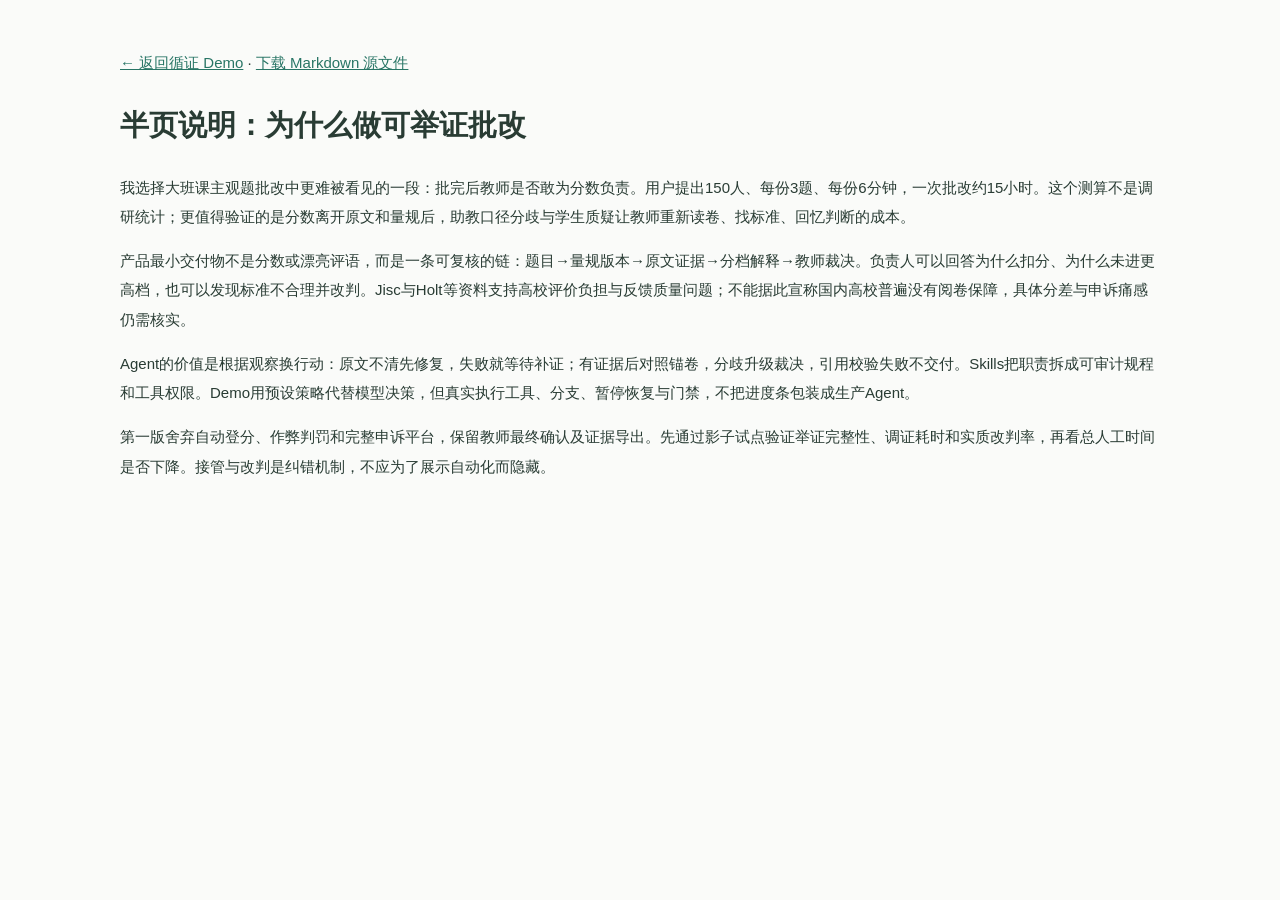
<file: docs/rationale.html>
<!doctype html><html lang="zh-CN"><meta charset="utf-8"><meta name="viewport" content="width=device-width,initial-scale=1"><title>循证 · 产品文档</title><style>body{max-width:1040px;margin:48px auto;padding:0 28px;background:#fafbf9;color:#293c34;font:15px/1.95 "Microsoft YaHei",sans-serif}h1{font-size:29px}h2{margin-top:40px;border-top:1px solid #dbe4dd;padding-top:20px;font-size:21px}a{color:#287565}.table{overflow:auto}table{border-collapse:collapse;font-size:13px;min-width:650px}td{border:1px solid #dbe4dd;padding:12px;vertical-align:top}tr:first-child{background:#eaf1eb;font-weight:bold}@media print{body{margin:0;background:white;font-size:11px}h2{break-after:avoid}tr{break-inside:avoid}}</style><a href="../index.html">← 返回循证 Demo</a> · <a href="rationale.md">下载 Markdown 源文件</a><h1>半页说明：为什么做可举证批改</h1><p>我选择大班课主观题批改中更难被看见的一段：批完后教师是否敢为分数负责。用户提出150人、每份3题、每份6分钟，一次批改约15小时。这个测算不是调研统计；更值得验证的是分数离开原文和量规后，助教口径分歧与学生质疑让教师重新读卷、找标准、回忆判断的成本。</p><p>产品最小交付物不是分数或漂亮评语，而是一条可复核的链：题目→量规版本→原文证据→分档解释→教师裁决。负责人可以回答为什么扣分、为什么未进更高档，也可以发现标准不合理并改判。Jisc与Holt等资料支持高校评价负担与反馈质量问题；不能据此宣称国内高校普遍没有阅卷保障，具体分差与申诉痛感仍需核实。</p><p>Agent的价值是根据观察换行动：原文不清先修复，失败就等待补证；有证据后对照锚卷，分歧升级裁决，引用校验失败不交付。Skills把职责拆成可审计规程和工具权限。Demo用预设策略代替模型决策，但真实执行工具、分支、暂停恢复与门禁，不把进度条包装成生产Agent。</p><p>第一版舍弃自动登分、作弊判罚和完整申诉平台，保留教师最终确认及证据导出。先通过影子试点验证举证完整性、调证耗时和实质改判率，再看总人工时间是否下降。接管与改判是纠错机制，不应为了展示自动化而隐藏。</p></html>
</file>
<file: style.css>
*{box-sizing:border-box}body{margin:0;background:#f5f6f8;color:#202b38;font-family:Inter,"Microsoft YaHei",sans-serif;font-size:14px}button,input,textarea,select{font:inherit}button,a{ -webkit-tap-highlight-color:transparent}button{cursor:pointer;border:1px solid #dce2e8;background:white;border-radius:7px;padding:11px 17px;color:#39475a}button:hover{border-color:#24746b;background:#f1f8f6}button:disabled{opacity:.45;cursor:not-allowed}button.primary{background:#21695f;color:white;border-color:#21695f}button:focus-visible,a:focus-visible{outline:3px solid #7ec5b4;outline-offset:3px}aside{position:fixed;width:232px;background:#fff;height:100vh;border-right:1px solid #e4e7eb;padding:35px 23px}.brand{display:block;font-size:30px;letter-spacing:4px;color:#21695f;text-decoration:none;font-weight:700}.brand span{display:block;font-size:10px;letter-spacing:2px;margin-top:5px;color:#86908e}.workspace{font-size:12px;border:1px solid #e4e7eb;padding:14px 10px;margin:35px 0 22px;border-radius:7px}nav button{width:100%;border:0;text-align:left;margin-bottom:8px;font-size:13px}nav .active{background:#eaf3ef;color:#246d62}.sidebottom{position:absolute;bottom:28px;font-size:12px}.avatar{display:inline-block;padding:8px;background:#e9efec;border-radius:50%;margin-right:8px}.sidebottom small{color:#87938f}.sidebottom p{font-size:10px;color:#8b949b;margin-top:25px}main{margin-left:232px}header{height:77px;background:#fff;border-bottom:1px solid #e4e7eb;padding:25px 38px;display:flex;justify-content:space-between;font-size:12px;color:#7c8794}.pill{color:#306f61;background:#edf5ef;padding:5px 9px;border-radius:20px;font-size:11px}#app{max-width:1320px;margin:auto;padding:38px}.eyebrow{color:#69877d;letter-spacing:2px;font-size:11px}h1{font-size:29px;font-weight:600;letter-spacing:-.7px;margin:12px 0}h2{font-size:17px;font-weight:600;margin:0 0 18px}h3{font-size:14px}.muted{color:#7d8795;line-height:1.8}.titlebar{display:flex;justify-content:space-between;align-items:center;margin-bottom:28px}.cards{display:grid;grid-template-columns:repeat(3,1fr);gap:18px;margin:28px 0}.card{background:#fff;border:1px solid #e2e7eb;border-radius:11px;padding:24px}.metric{font-size:30px;margin:16px 0 5px;font-weight:600}.metric small{font-size:12px;font-weight:400;color:#8b959f}.grid{display:grid;grid-template-columns:minmax(0,1.6fr) minmax(280px,1fr);gap:22px}.badge{font-size:11px;padding:5px 8px;background:#f0f4f5;border-radius:5px;color:#617180}.green{background:#e9f3ef;color:#276f59}.amber{background:#fff2da;color:#9a691c}.blue{background:#eaf0fa;color:#4e6792}.row{display:flex;justify-content:space-between;gap:15px;align-items:center}.line{border-top:1px solid #edf0f3;padding:18px 0}.line:first-of-type{border-top:0}.sub{font-size:12px;color:#85909c;margin-top:7px}.hero{background:#eaf1ed;border-color:#dce8df;position:relative;overflow:hidden}.hero:after{content:'↗';position:absolute;right:25px;top:30px;font-size:100px;color:#d4e3da}.hero p{max-width:72%;line-height:1.9;color:#597064;font-size:13px}.hero button{position:relative;z-index:1}.steps{display:flex;gap:10px;margin-bottom:26px;font-size:12px;color:#9aa4ae}.steps span{flex:1;border-top:3px solid #e0e5e9;padding-top:12px}.steps .on{border-color:#287565;color:#287565}label{display:block;margin:18px 0 8px;font-size:12px;font-weight:600}input,textarea,select{width:100%;border:1px solid #d8dfe5;border-radius:6px;padding:12px;background:white;color:#374454}textarea{line-height:1.8;resize:vertical;min-height:110px}.notice{background:#fff7e9;border:1px solid #efdfbd;padding:15px;border-radius:7px;font-size:12px;line-height:1.8;color:#8a652b;margin:18px 0}.info{background:#eef4f6;color:#536c7c;border-color:#dbe6ea}.actions{display:flex;justify-content:flex-end;gap:10px;margin-top:24px}.upload{padding:28px;border:1px dashed #bdcec7;text-align:center;border-radius:9px;background:#fafcfb}.upload input{margin-top:14px;font-size:12px}.timeline{border-left:2px solid #dbe8e1;margin:20px 8px;padding-left:25px}.timeline .line{position:relative}.timeline .line:before{content:'✓';position:absolute;left:-36px;background:#e8f2ec;color:#287565;border:4px solid white;border-radius:50%;width:20px;text-align:center}.paper{background:#fbfaf5;border:1px solid #e9e5da;padding:28px;line-height:2.1;min-height:260px}.paper h3{text-align:center}.paper mark{background:#fbebba;padding:3px}blockquote{margin:18px 0;border-left:3px solid #86b4a2;background:#f2f7f4;padding:12px 15px;line-height:1.8;color:#51695e}.reviewnav{display:flex;gap:9px;margin-bottom:20px;flex-wrap:wrap}.reviewnav button{font-size:12px}.selected{border:1px solid #2d7d68;background:#edf5f0}.score{font-size:24px;color:#276e5b}.checkrow{display:flex;align-items:start;gap:9px;line-height:1.8;font-size:12px;margin-top:16px}.checkrow input{width:auto;margin-top:5px}table{border-collapse:collapse;width:100%;font-size:12px}td,th{text-align:left;padding:15px 10px;border-bottom:1px solid #e8ecef}th{color:#85919c;font-weight:400}.empty{padding:16px;background:#f5f7f8;color:#7f8b95;font-size:12px}.doclinks a{display:block;color:#266b5e;padding:17px;border-bottom:1px solid #e6ebed;text-decoration:none}#toast{position:fixed;bottom:30px;left:50%;transform:translateX(-50%);background:#233c34;color:white;border-radius:8px;padding:14px 22px;display:none;z-index:9}.success{text-align:center;padding:30px}.success .icon{font-size:30px;color:#2c7962;background:#e9f4ed;display:inline-block;padding:13px 20px;border-radius:50%}.footnote{font-size:11px;color:#8e989f;line-height:1.8;margin-top:18px}@media(max-width:900px){aside{width:180px;padding:25px 16px}main{margin-left:180px}#app{padding:24px}.grid{grid-template-columns:1fr}.cards{gap:10px}.card{padding:18px}header{padding:20px;height:auto;gap:10px}}@media(max-width:600px){aside{position:static;width:100%;height:auto;padding:18px;display:flex;gap:15px;align-items:center}.brand{font-size:22px}.brand span,.workspace,.sidebottom{display:none}nav{display:flex}nav button{font-size:11px;margin:0;padding:8px}main{margin:0}header{font-size:10px}#app{padding:20px 15px}.cards{grid-template-columns:1fr}.metric{font-size:25px}.titlebar{align-items:start;gap:12px}h1{font-size:24px}.titlebar>button{white-space:nowrap}.hero p{max-width:80%}.actions{flex-wrap:wrap}.steps{font-size:10px}}

.reactevent{border:1px solid #dce5df;border-radius:8px;padding:16px;margin:16px 0;background:#fbfdfb}.loopcells{display:grid;grid-template-columns:1fr 1fr;gap:15px;margin-top:14px}.loopcells b{font-size:11px;color:#287565}.loopcells p{font-size:12px;line-height:1.8}.loopcells pre{white-space:pre-wrap;overflow-wrap:anywhere;font-size:10px;color:#62746c;max-height:180px;overflow:auto;background:#f0f5f1;padding:10px}.loopcells code{font-size:12px}.looptrace{max-height:650px;overflow:auto;padding-right:7px}details{margin-top:18px}summary{cursor:pointer;color:#276f59}code{overflow-wrap:anywhere}@media(max-width:600px){.loopcells{grid-template-columns:1fr}nav{flex-wrap:wrap}aside{align-items:start}nav button{width:auto}}
</file>
